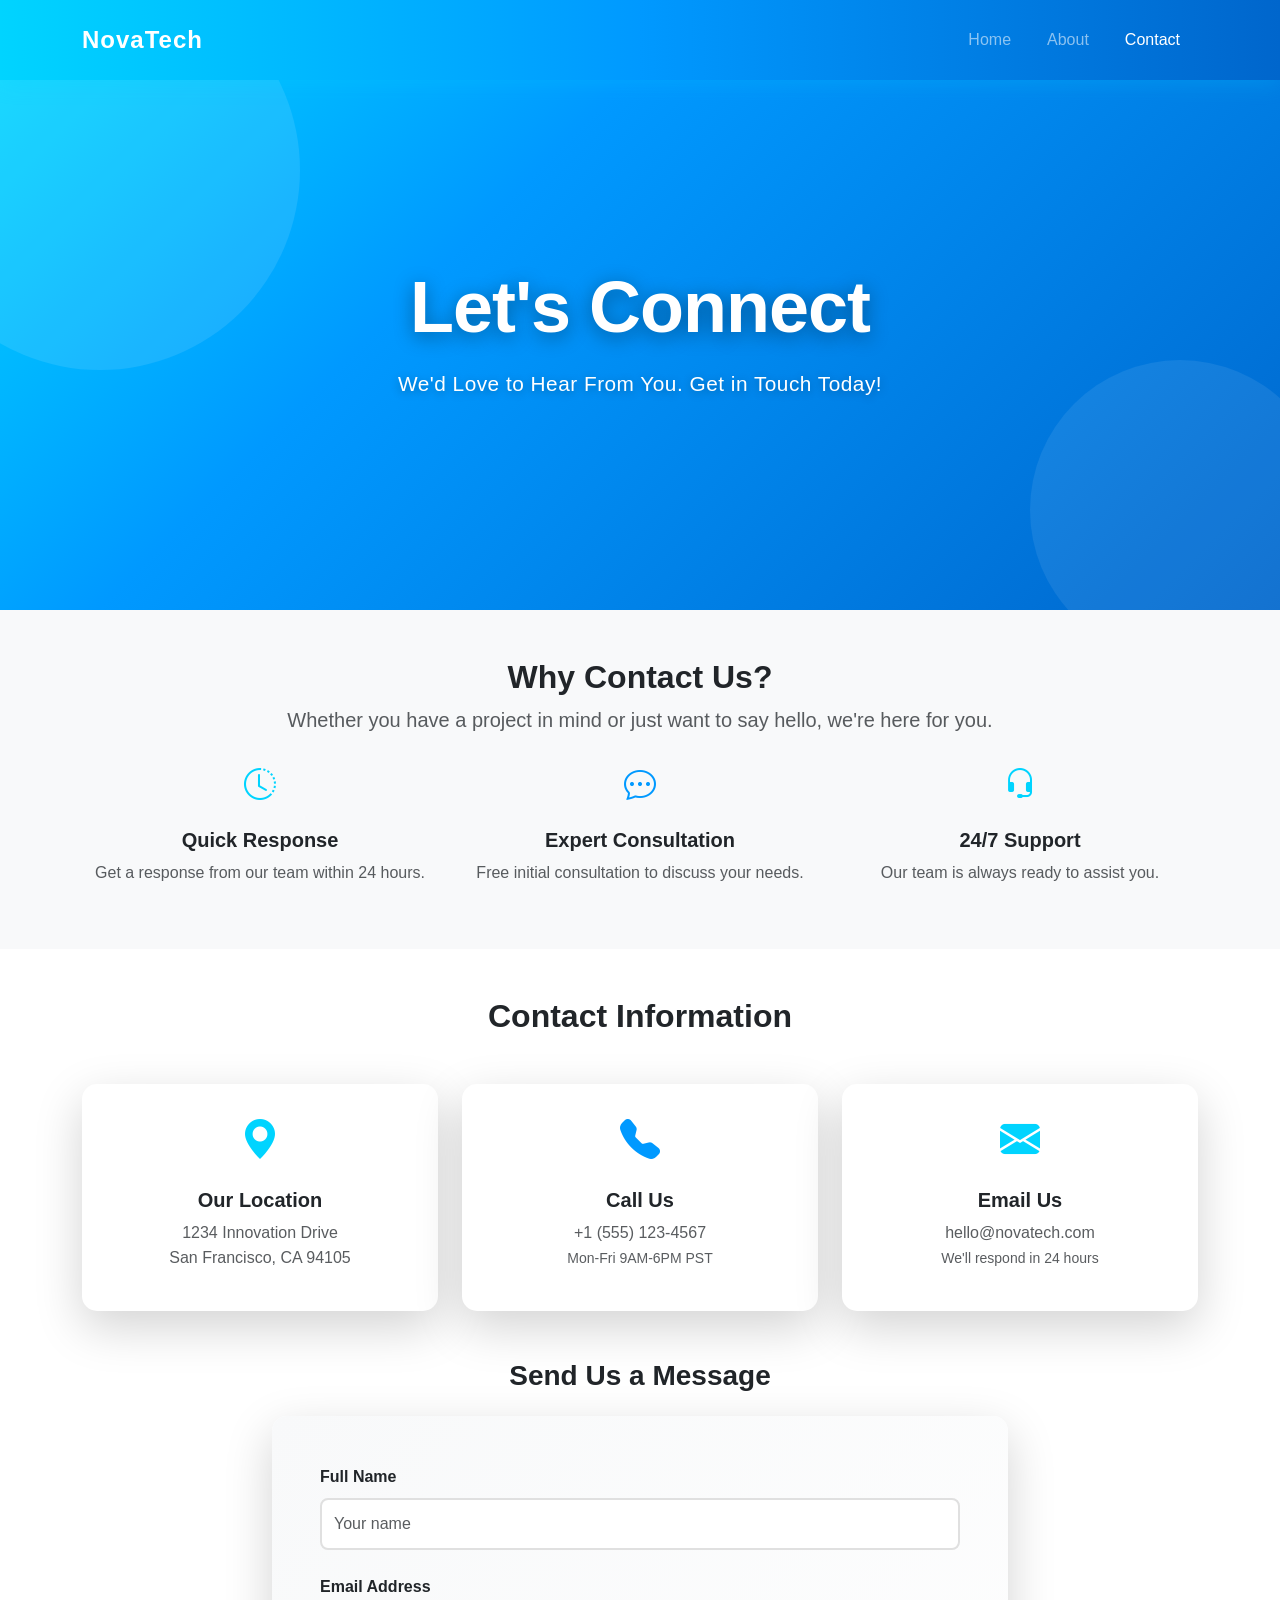
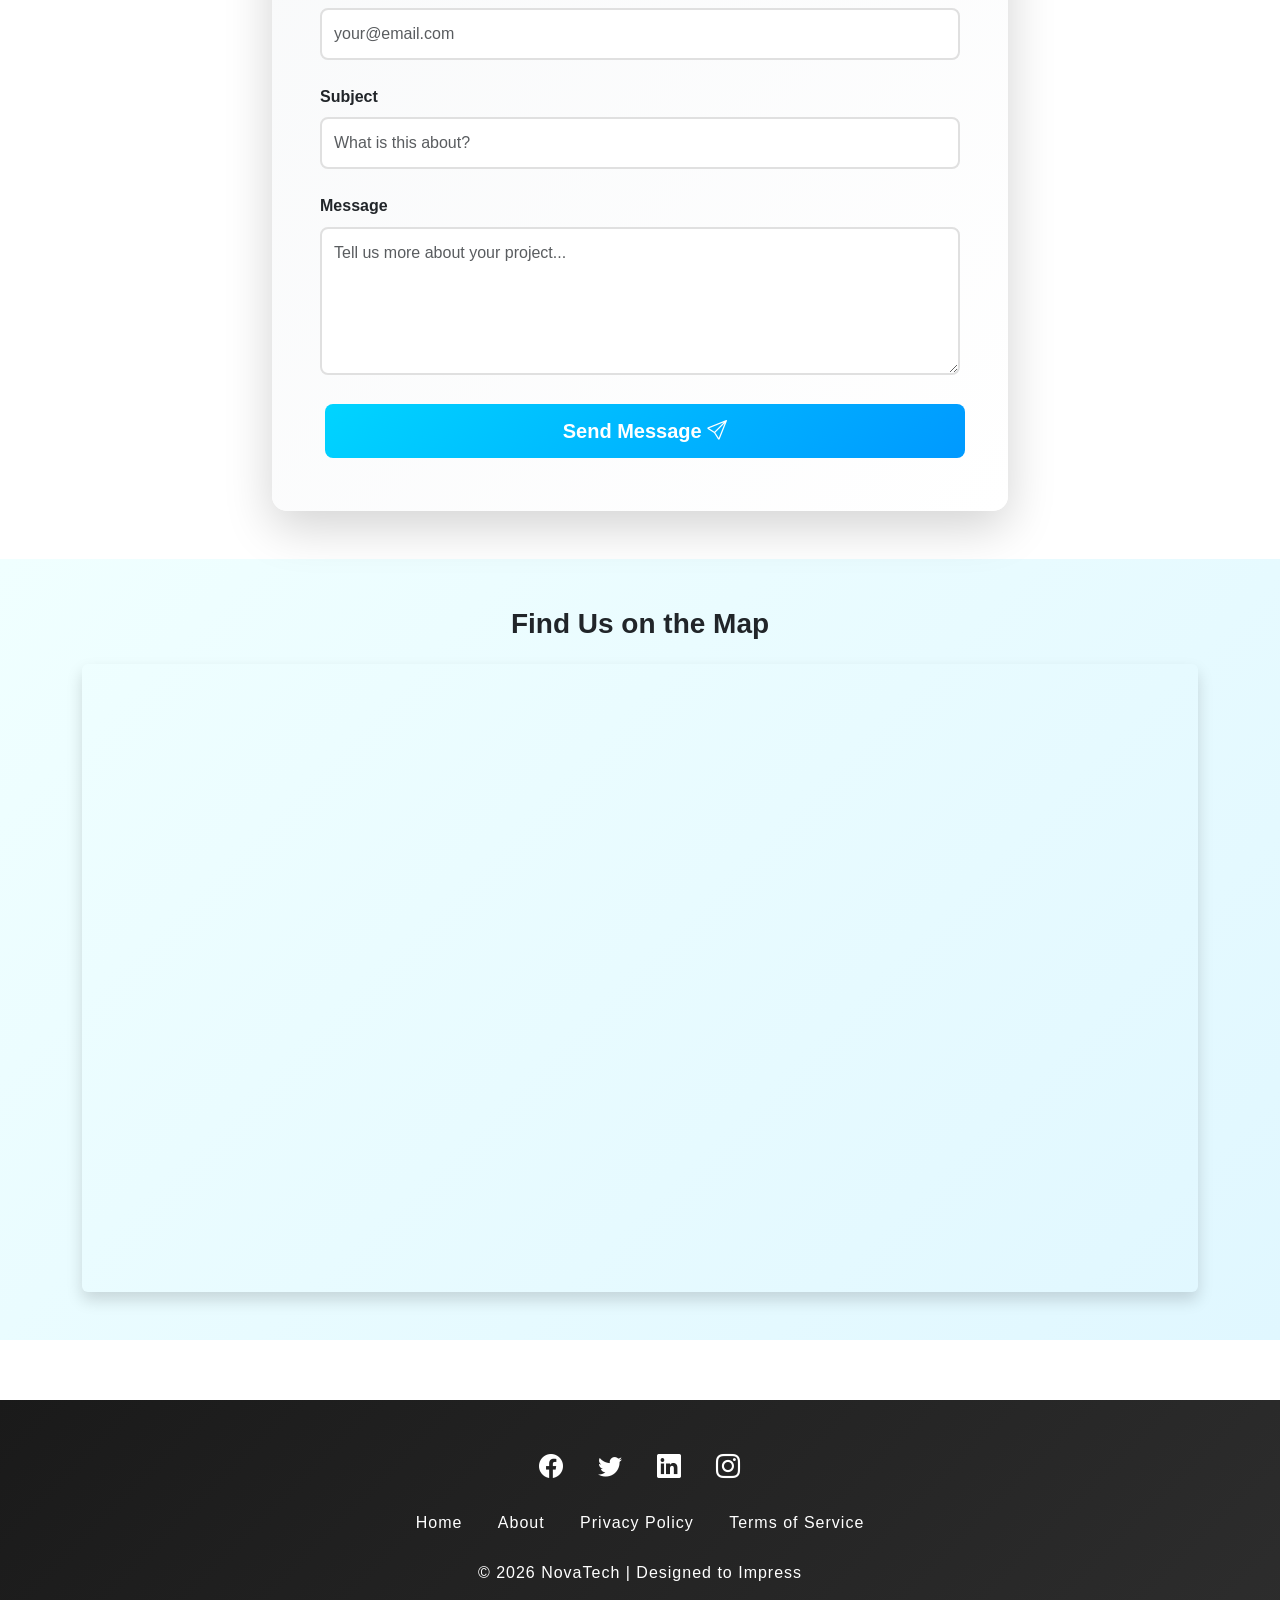
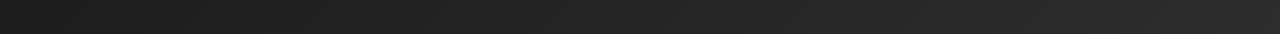
<file: contact.html>
<!DOCTYPE html>
<html lang="en">
<head>
  <meta charset="UTF-8">
  <title>Contact - NovaTech</title>
  <meta name="viewport" content="width=device-width, initial-scale=1">
  <link href="https://cdn.jsdelivr.net/npm/bootstrap@5.3.2/dist/css/bootstrap.min.css" rel="stylesheet">
  <link href="https://cdn.jsdelivr.net/npm/bootstrap-icons@1.11.1/font/bootstrap-icons.css" rel="stylesheet">
  <link rel="stylesheet" href="css/style.css">
</head>
<body>

<nav class="navbar navbar-expand-lg navbar-dark fixed-top custom-navbar">
  <div class="container">
    <a class="navbar-brand fw-bold fs-4" href="index.html">NovaTech</a>
    <button class="navbar-toggler" type="button" data-bs-toggle="collapse" data-bs-target="#nav">
      <span class="navbar-toggler-icon"></span>
    </button>
    <div class="collapse navbar-collapse" id="nav">
      <ul class="navbar-nav ms-auto align-items-center">
        <li class="nav-item"><a class="nav-link" href="index.html">Home</a></li>
        <li class="nav-item"><a class="nav-link" href="about.html">About</a></li>
        <li class="nav-item"><a class="nav-link active" href="#">Contact</a></li>
      </ul>
    </div>
  </div>
</nav>

<!-- Hero Section -->
<section class="hero d-flex align-items-center text-center text-white" style="height: 60vh; background: linear-gradient(135deg, #00d4ff 0%, #0099ff 35%, #0066cc 100%);">
  <div class="container">
    <h1 class="display-4 fw-bold">Let's Connect</h1>
    <p class="lead mt-3">We'd Love to Hear From You. Get in Touch Today!</p>
  </div>
</section>

<!-- CTA Section -->
<section class="py-5 bg-light">
  <div class="container">
    <div class="text-center mb-4">
      <h2 class="fw-bold">Why Contact Us?</h2>
      <p class="lead text-muted">Whether you have a project in mind or just want to say hello, we're here for you.</p>
    </div>
    <div class="row g-4 text-center">
      <div class="col-md-4">
        <div>
          <i class="bi bi-clock-history" style="font-size: 2rem; color: #00d4ff;"></i>
          <h5 class="fw-bold mt-3">Quick Response</h5>
          <p class="text-muted">Get a response from our team within 24 hours.</p>
        </div>
      </div>
      <div class="col-md-4">
        <div>
          <i class="bi bi-chat-dots" style="font-size: 2rem; color: #0099ff;"></i>
          <h5 class="fw-bold mt-3">Expert Consultation</h5>
          <p class="text-muted">Free initial consultation to discuss your needs.</p>
        </div>
      </div>
      <div class="col-md-4">
        <div>
          <i class="bi bi-headset" style="font-size: 2rem; color: #00d4ff;"></i>
          <h5 class="fw-bold mt-3">24/7 Support</h5>
          <p class="text-muted">Our team is always ready to assist you.</p>
        </div>
      </div>
    </div>
  </div>
</section>

<section class="py-5">
  <div class="container">
    <h2 class="fw-bold text-center mb-5">Contact Information</h2>
    <div class="row text-center mb-5 g-4">
      <div class="col-md-4">
        <div class="card border-0 shadow-lg feature-card p-4" style="border-radius: 15px; height: 100%;">
          <div>
            <i class="bi bi-geo-alt-fill" style="font-size: 2.5rem; color: #00d4ff;"></i>
            <h5 class="fw-bold mt-3 mb-2">Our Location</h5>
            <p class="text-muted">1234 Innovation Drive<br>San Francisco, CA 94105</p>
          </div>
        </div>
      </div>
      <div class="col-md-4">
        <div class="card border-0 shadow-lg feature-card p-4" style="border-radius: 15px; height: 100%;">
          <div>
            <i class="bi bi-telephone-fill" style="font-size: 2.5rem; color: #0099ff;"></i>
            <h5 class="fw-bold mt-3 mb-2">Call Us</h5>
            <p class="text-muted">+1 (555) 123-4567<br><small>Mon-Fri 9AM-6PM PST</small></p>
          </div>
        </div>
      </div>
      <div class="col-md-4">
        <div class="card border-0 shadow-lg feature-card p-4" style="border-radius: 15px; height: 100%;">
          <div>
            <i class="bi bi-envelope-fill" style="font-size: 2.5rem; color: #00d4ff;"></i>
            <h5 class="fw-bold mt-3 mb-2">Email Us</h5>
            <p class="text-muted">hello@novatech.com<br><small>We'll respond in 24 hours</small></p>
          </div>
        </div>
      </div>
    </div>

    <div class="row justify-content-center mt-5">
      <div class="col-md-8">
        <h3 class="fw-bold text-center mb-4">Send Us a Message</h3>
        <div class="card border-0 shadow-lg p-5" style="border-radius: 15px; background: linear-gradient(135deg, #f8f9fa, #ffffff);">
          <form>
            <div class="mb-4">
              <label class="form-label fw-bold">Full Name</label>
              <input type="text" class="form-control" placeholder="Your name" style="border-radius: 8px; border: 2px solid #e0e0e0; padding: 12px;" required>
            </div>

            <div class="mb-4">
              <label class="form-label fw-bold">Email Address</label>
              <input type="email" class="form-control" placeholder="your@email.com" style="border-radius: 8px; border: 2px solid #e0e0e0; padding: 12px;" required>
            </div>

            <div class="mb-4">
              <label class="form-label fw-bold">Subject</label>
              <input type="text" class="form-control" placeholder="What is this about?" style="border-radius: 8px; border: 2px solid #e0e0e0; padding: 12px;" required>
            </div>

            <div class="mb-4">
              <label class="form-label fw-bold">Message</label>
              <textarea class="form-control" rows="5" placeholder="Tell us more about your project..." style="border-radius: 8px; border: 2px solid #e0e0e0; padding: 12px;" required></textarea>
            </div>

            <button type="submit" class="btn btn-primary btn-lg w-100" style="border-radius: 8px; font-weight: 600; padding: 12px;">
              Send Message <i class="bi bi-send"></i>
            </button>
          </form>
        </div>
      </div>
    </div>
  </div>
</section>

<!-- Map Section -->
<section class="py-5" style="background: linear-gradient(135deg, #f0ffff, #e0f7ff);">
  <div class="container">
    <h3 class="fw-bold text-center mb-4">Find Us on the Map</h3>
    <div class="ratio ratio-16x9 shadow rounded" style="border-radius: 15px; overflow: hidden;">
      <iframe src="https://maps.google.com/maps?q=san%20francisco&t=&z=13&ie=UTF8&iwloc=&output=embed" allowfullscreen=""></iframe>
    </div>
  </div>
</section>

<!-- Back to top -->
<button id="backToTop" class="btn btn-primary"><i class="bi bi-arrow-up"></i></button>

<footer class="text-white text-center py-5">
  <div class="container">
    <div class="social-links mb-4">
      <a href="#" class="text-white me-3"><i class="bi bi-facebook"></i></a>
      <a href="#" class="text-white me-3"><i class="bi bi-twitter"></i></a>
      <a href="#" class="text-white me-3"><i class="bi bi-linkedin"></i></a>
      <a href="#" class="text-white"><i class="bi bi-instagram"></i></a>
    </div>
    <div class="footer-links">
      <a href="index.html">Home</a>
      <a href="about.html">About</a>
      <a href="#privacy">Privacy Policy</a>
      <a href="#terms">Terms of Service</a>
    </div>
    <p class="mt-4 mb-0">&copy; 2026 NovaTech | Designed to Impress</p>
  </div>
</footer>

<script src="https://cdn.jsdelivr.net/npm/bootstrap@5.3.2/dist/js/bootstrap.bundle.min.js"></script>
<script>
  const backBtn = document.getElementById('backToTop');
  window.addEventListener('scroll', () => {
    if (window.scrollY > 300) backBtn.style.display = 'block';
    else backBtn.style.display = 'none';
  });
  backBtn.addEventListener('click', () => {
    window.scrollTo({ top: 0, behavior: 'smooth' });
  });
</script>
</body>
</html>
</file>
<file: css/style.css>
body {
  padding-top: 70px;
  font-family: 'Segoe UI', sans-serif;
  scroll-behavior: smooth;
  line-height: 1.6;
}

.custom-navbar {
  background: linear-gradient(90deg, #00d4ff 0%, #0099ff 50%, #0066cc 100%);
  backdrop-filter: blur(10px);
  box-shadow: 0 4px 20px rgba(0, 212, 255, 0.2);
  padding: 1rem 0;
}

.custom-navbar .navbar-brand {
  font-size: 1.5rem;
  letter-spacing: 1px;
}

.custom-navbar .nav-link {
  margin: 0 10px;
  font-weight: 500;
  transition: all 0.3s ease;
}

.custom-navbar .nav-link:hover {
  color: #00ffff !important;
  text-shadow: 0 0 10px rgba(0, 255, 255, 0.5);
  transform: translateY(-2px);
}

.hero {
  height: 100vh;
  background: linear-gradient(135deg, #00f0ff 0%, #0088ff 35%, #6a0dad 70%, #1a0033 100%);
  position: relative;
  display: flex;
  align-items: center;
  justify-content: center;
  overflow: hidden;
}

.hero::before {
  content: '';
  position: absolute;
  width: 400px;
  height: 400px;
  background: rgba(255, 255, 255, 0.1);
  border-radius: 50%;
  top: -100px;
  left: -100px;
  animation: float 8s ease-in-out infinite;
}

.hero::after {
  content: '';
  position: absolute;
  width: 300px;
  height: 300px;
  background: rgba(255, 255, 255, 0.08);
  border-radius: 50%;
  bottom: -50px;
  right: -50px;
  animation: float 10s ease-in-out infinite reverse;
}

@keyframes float {
  0%, 100% { transform: translateY(0px) rotate(0deg); }
  50% { transform: translateY(-30px) rotate(10deg); }
}

.hero .container {
  position: relative;
  z-index: 1;
}

.hero h1 {
  text-shadow: 0 4px 20px rgba(0,0,0,0.4);
  font-size: 4.5rem;
  animation: slideInDown 1s ease;
  font-weight: 800;
  letter-spacing: -1px;
}

.hero p {
  text-shadow: 0 2px 10px rgba(0,0,0,0.3);
  animation: slideInUp 1s ease 0.2s both;
  font-size: 1.3rem;
  font-weight: 300;
  letter-spacing: 0.5px;
}

.hero .mt-4 {
  animation: fadeIn 1s ease 0.4s both;
}

@keyframes slideInDown {
  from { opacity: 0; transform: translateY(-30px); }
  to { opacity: 1; transform: translateY(0); }
}

@keyframes slideInUp {
  from { opacity: 0; transform: translateY(30px); }
  to { opacity: 1; transform: translateY(0); }
}

@keyframes fadeIn {
  from { opacity: 0; }
  to { opacity: 1; }
}

.feature-card {
  transition: all 0.3s ease;
  border-radius: 15px;
  background: white;
}

.feature-card:hover {
  transform: translateY(-15px);
  box-shadow: 0 15px 40px rgba(0, 212, 255, 0.2) !important;
}

.feature-card i {
  transition: all 0.3s ease;
  color: #00d4ff;
}

.feature-card:hover i {
  color: #00ffff !important;
  transform: scale(1.2) rotate(10deg);
}

.btn-primary {
  background: linear-gradient(135deg, #00d4ff, #0099ff);
  border: none;
  padding: 12px 30px;
  margin: 5px;
  font-weight: 600;
  transition: all 0.3s ease;
}

.btn-primary:hover {
  transform: translateY(-3px);
  box-shadow: 0 10px 25px rgba(0, 212, 255, 0.4);
}

.btn-light, .btn-outline-light {
  transition: all 0.3s ease;
  font-weight: 600;
}

.btn-light:hover, .btn-outline-light:hover {
  transform: scale(1.05);
}

/* Portfolio hover */
.portfolio-item {
  border-radius: 12px;
  overflow: hidden;
  transition: all 0.3s ease;
  cursor: pointer;
}

.portfolio-item:hover {
  transform: translateY(-10px);
  box-shadow: 0 20px 40px rgba(0, 0, 0, 0.2) !important;
}

.portfolio-item img {
  transition: transform 0.4s ease;
  height: 300px;
  object-fit: cover;
}

.portfolio-item:hover img {
  transform: scale(1.1);
}

/* Stats section */
.stats-card {
  padding: 40px 20px;
  text-align: center;
  transition: all 0.3s ease;
}

.stats-card:hover {
  transform: scale(1.1);
}

/* Pricing cards */
.pricing-card {
  border-radius: 15px;
  transition: all 0.3s ease;
  border: 2px solid #e0e0e0 !important;
  display: flex;
  flex-direction: column;
}

.pricing-card:hover {
  border-color: #00d4ff !important;
  transform: translateY(-15px);
  box-shadow: 0 20px 50px rgba(0, 212, 255, 0.2) !important;
}

.pricing-card.featured {
  border: 2px solid #00d4ff !important;
  background: linear-gradient(135deg, #f0ffff, #e0f7ff);
  transform: scale(1.02);
}

.pricing-card.featured:hover {
  transform: scale(1.07) translateY(-15px);
  box-shadow: 0 25px 60px rgba(0, 212, 255, 0.3) !important;
}

.pricing-card h5 {
  color: #333;
  letter-spacing: 0.5px;
}

.pricing-card .btn {
  margin-top: auto;
  padding: 12px 24px;
  font-weight: 600;
  transition: all 0.3s ease;
}

/* CTA section */
.cta-section {
  background: linear-gradient(135deg, #00d4ff, #0099ff, #0066cc);
  border-radius: 15px;
  padding: 60px 40px;
  color: white;
}

/* Testimonials */
.testimonial {
  font-style: italic;
  font-size: 1.1rem;
}

.carousel-item {
  padding: 40px 20px;
  animation: fadeIn 0.5s ease;
}

/* FAQ */
.faq-item {
  border-radius: 10px;
  border: 1px solid #e0e0e0;
  margin-bottom: 15px;
  transition: all 0.3s ease;
}

.faq-item:hover {
  border-color: #0d6efd;
  box-shadow: 0 5px 15px rgba(13, 110, 253, 0.1);
}

.faq-btn {
  text-align: left;
  padding: 20px;
  border: none;
  background: white;
  width: 100%;
  font-weight: 600;
  font-size: 1rem;
}

.faq-btn:hover {
  background: #f8f9fa;
}

/* Newsletter section */
.newsletter-section {
  background: linear-gradient(135deg, #f3f4f6, #ffffff);
  padding: 60px 40px;
  border-radius: 15px;
}

.newsletter-input {
  padding: 15px;
  border: 2px solid #e0e0e0;
  border-radius: 8px;
  transition: all 0.3s ease;
}

.newsletter-input:focus {
  border-color: #0d6efd;
  box-shadow: 0 0 0 0.2rem rgba(13, 110, 253, 0.25);
}

footer {
  letter-spacing: 1px;
  background: linear-gradient(135deg, #1a1a1a, #2d2d2d);
  margin-top: 60px;
}

footer a {
  color: #fff;
  text-decoration: none;
  transition: all 0.3s ease;
  margin: 0 10px;
}

footer a:hover {
  color: #ffd700;
  transform: translateY(-3px);
}

footer .social-links {
  font-size: 1.5rem;
}

footer .footer-links {
  margin-top: 20px;
}

footer .footer-links a {
  margin: 0 15px;
  font-weight: 500;
}

#backToTop {
  position: fixed;
  bottom: 40px;
  right: 40px;
  display: none;
  z-index: 1000;
  width: 50px;
  height: 50px;
  border-radius: 50%;
  background: linear-gradient(135deg, #00d4ff, #0099ff);
  border: none;
  color: white;
  cursor: pointer;
  transition: all 0.3s ease;
  box-shadow: 0 5px 15px rgba(0, 212, 255, 0.4);
}

#backToTop:hover {
  transform: translateY(-5px);
  box-shadow: 0 10px 25px rgba(0, 212, 255, 0.6);
}
</file>
